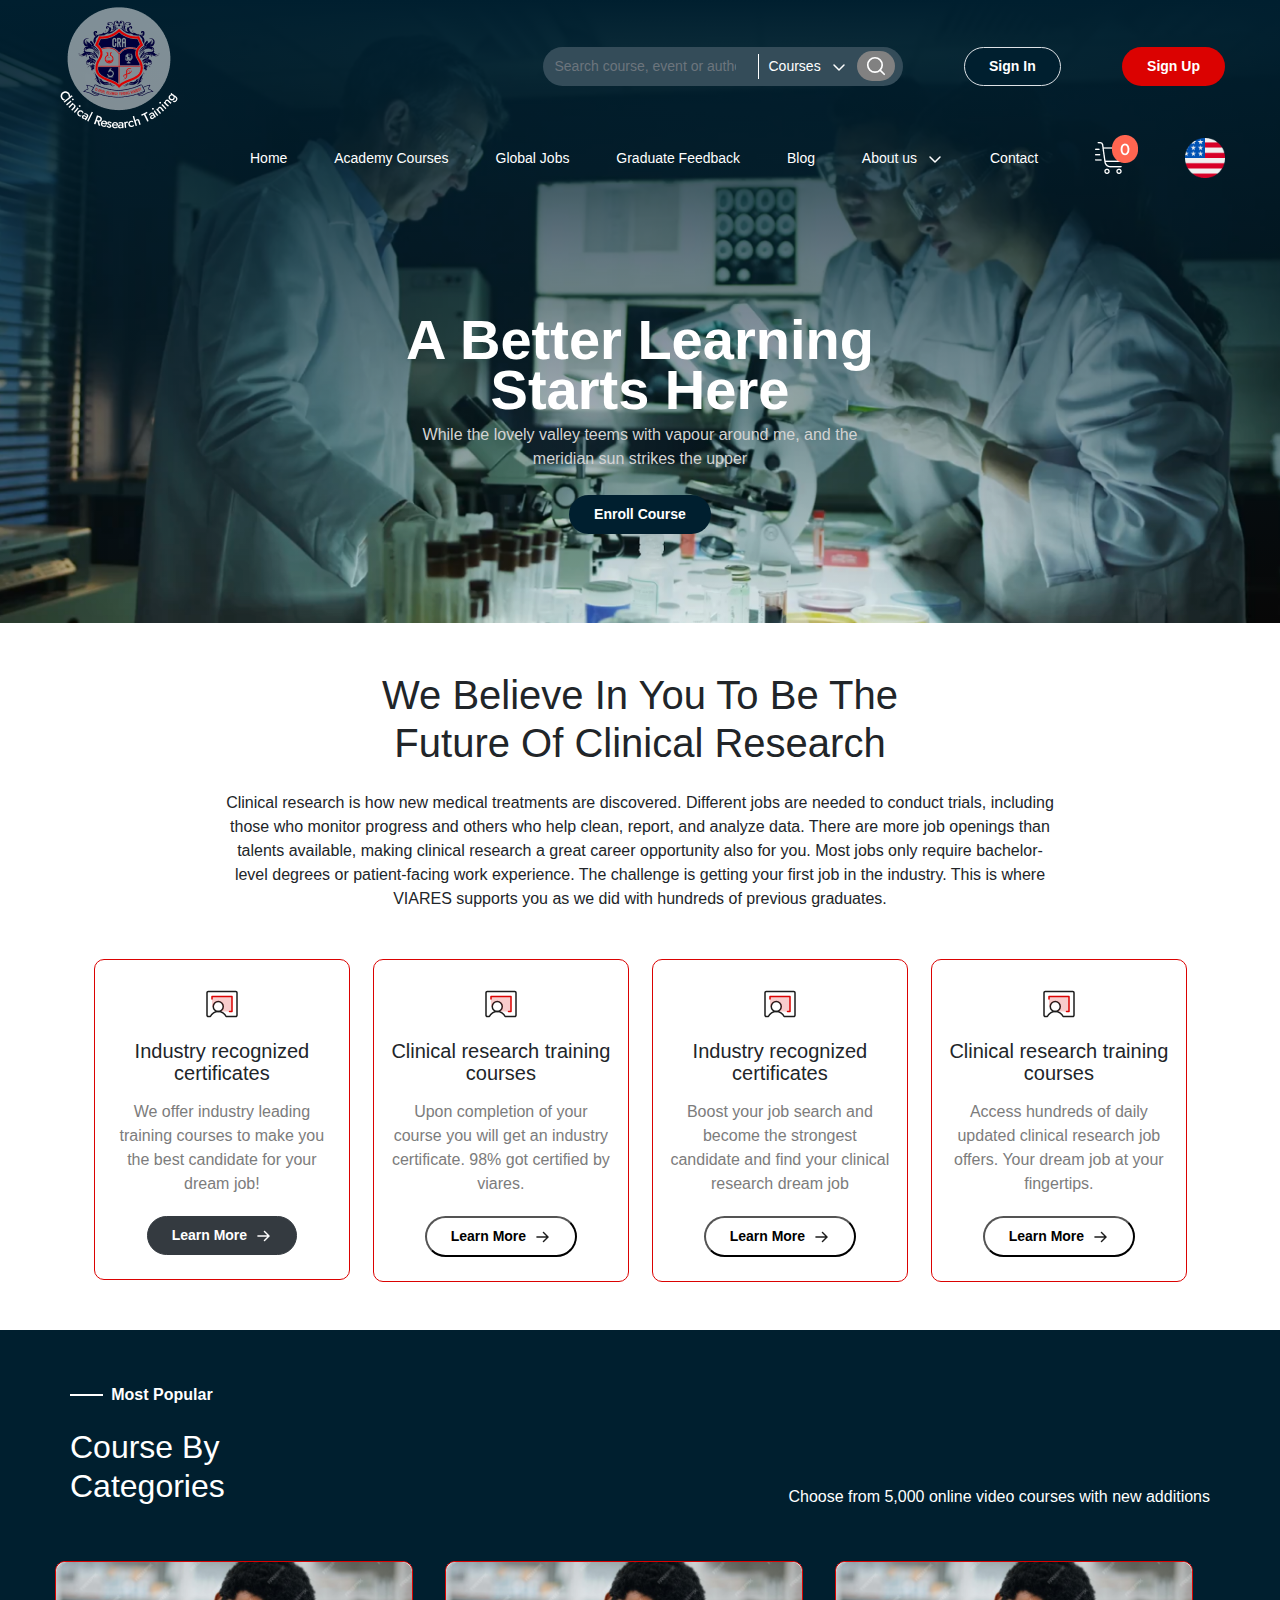
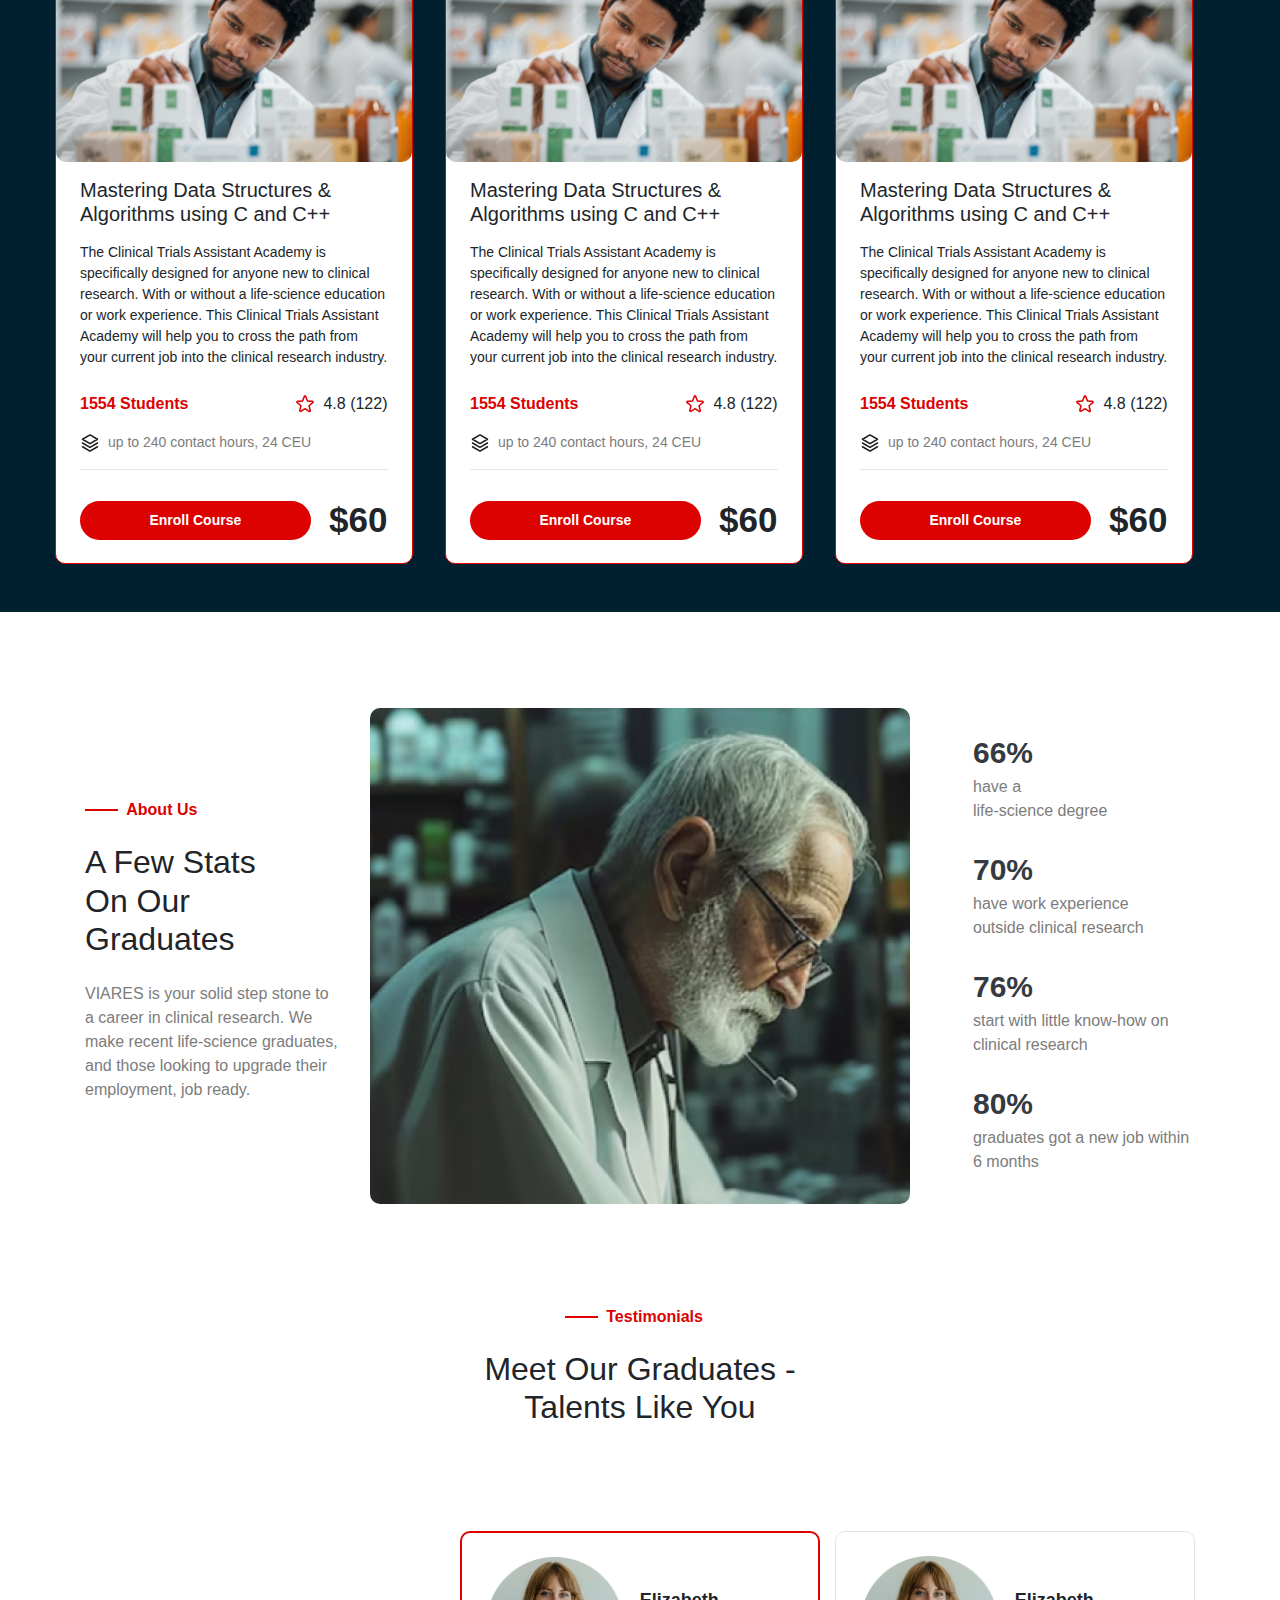
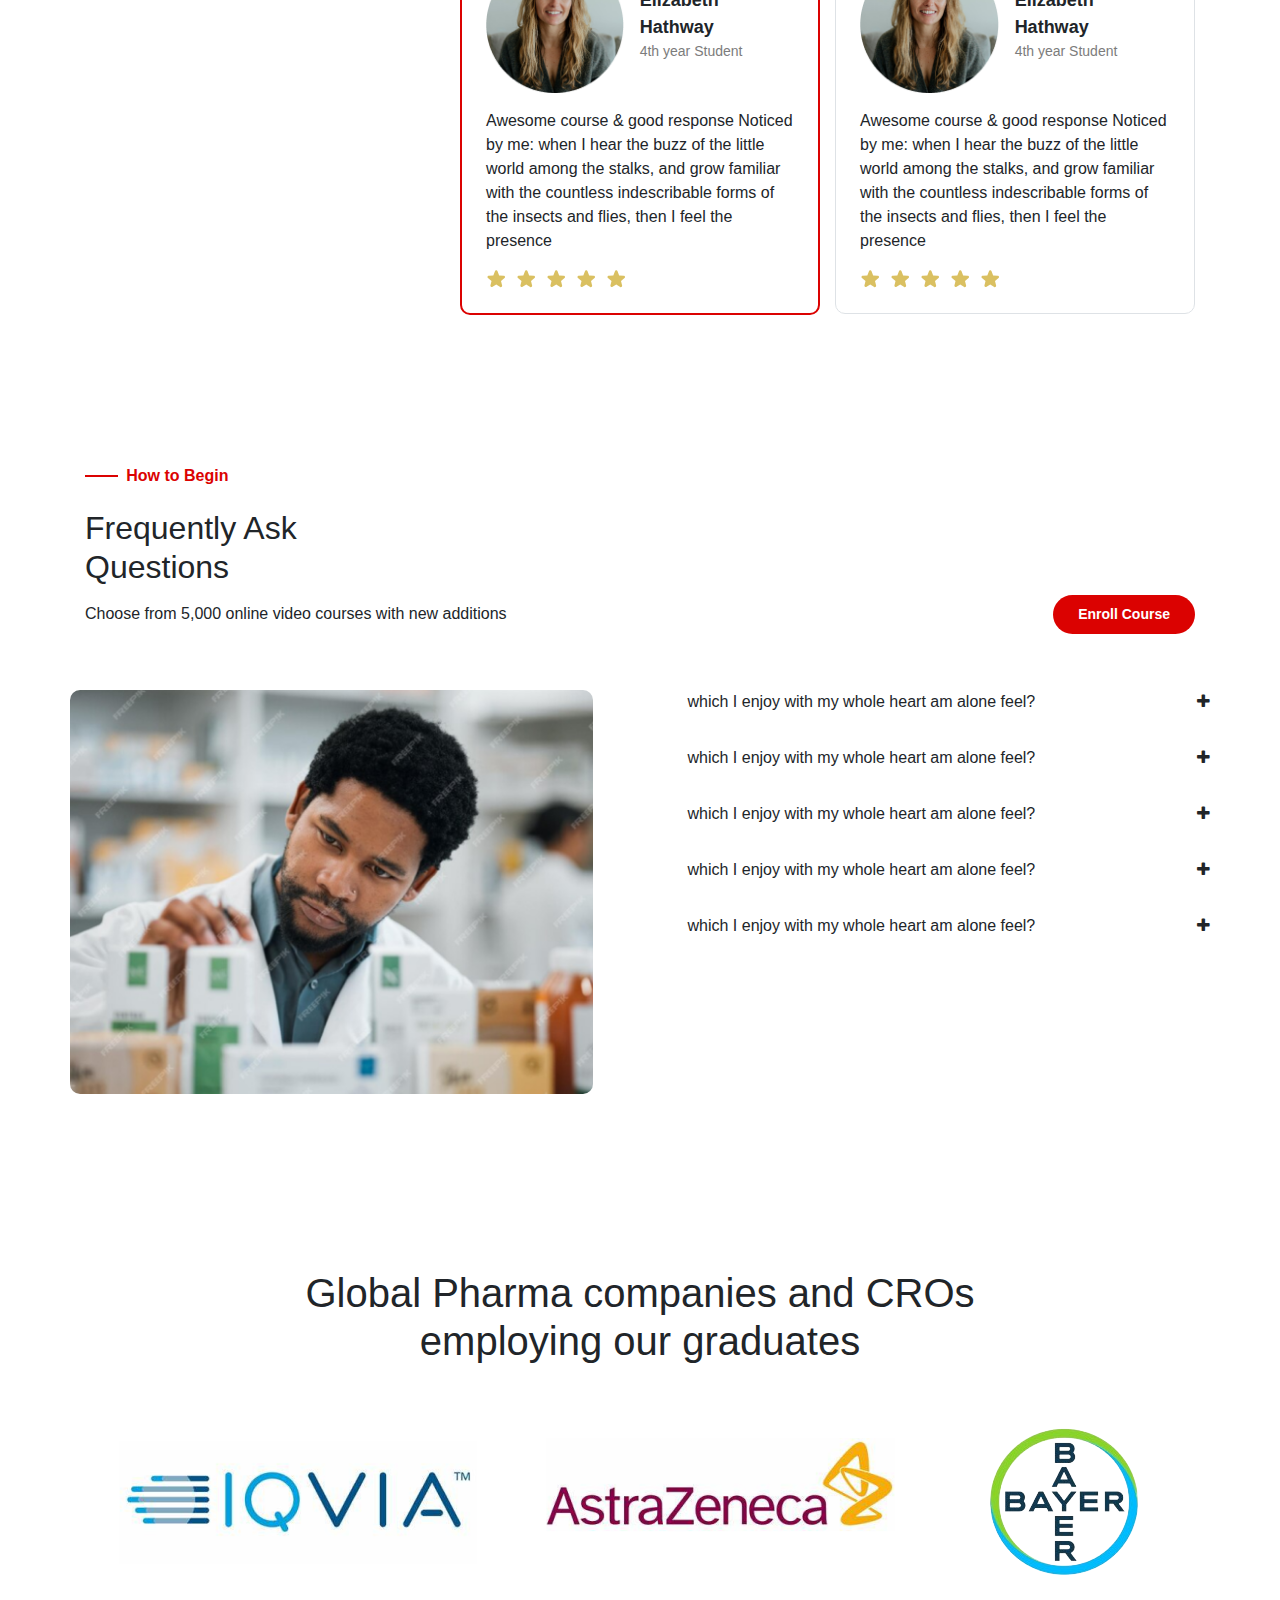
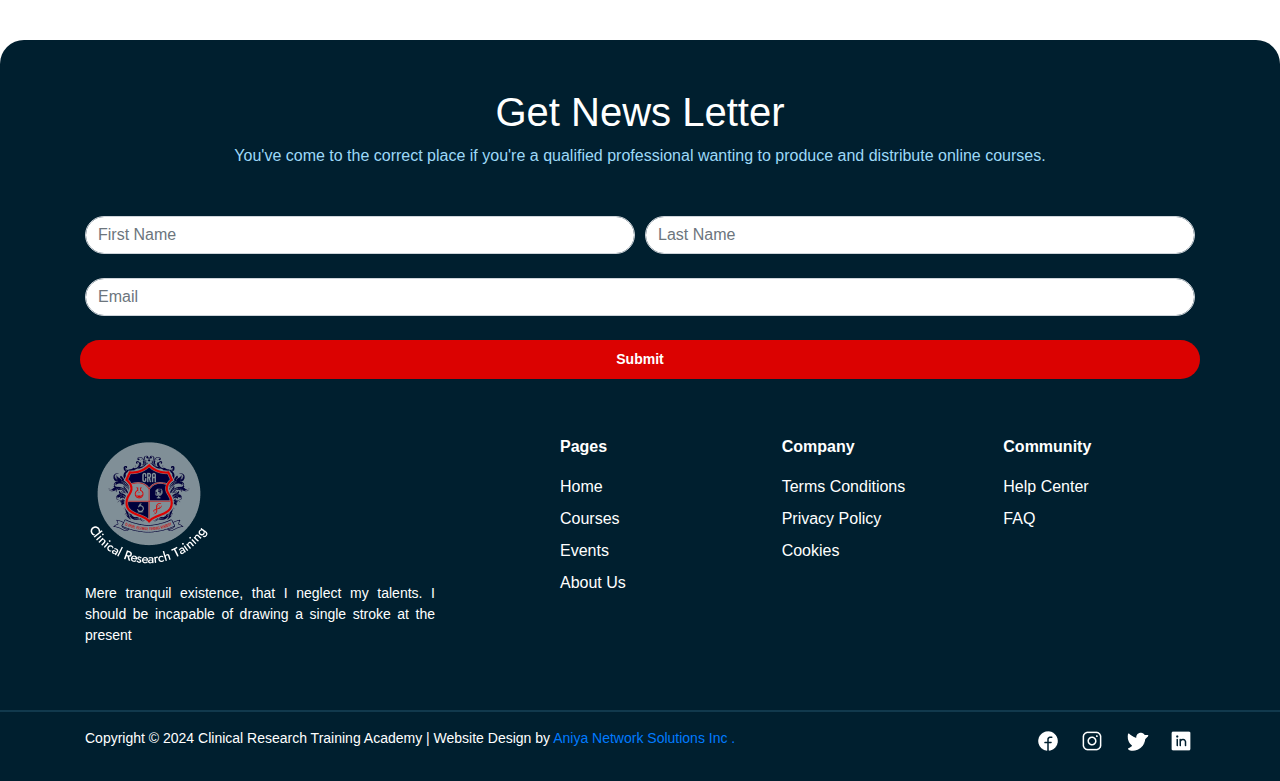
<file: old-index.html>
<!DOCTYPE html>
<html lang="en">
  <head>
    <!-- Required meta tags -->
    <meta charset="utf-8" />
    <meta
      name="viewport"
      content="width=device-width, initial-scale=1, shrink-to-fit=no"
    />
    <!-- font awesome -->
    <link
      rel="stylesheet"
      href="https://cdnjs.cloudflare.com/ajax/libs/font-awesome/4.7.0/css/font-awesome.min.css"
    />
    <link
      rel="stylesheet"
      href="https://cdn.jsdelivr.net/npm/swiper@11/swiper-bundle.min.css"
    />

    <!-- Bootstrap CSS -->
    <link
      rel="stylesheet"
      href="https://cdn.jsdelivr.net/npm/bootstrap@4.0.0/dist/css/bootstrap.min.css"
      integrity="sha384-Gn5384xqQ1aoWXA+058RXPxPg6fy4IWvTNh0E263XmFcJlSAwiGgFAW/dAiS6JXm"
      crossorigin="anonymous"
    />

    <title>CRT LMS</title>
    <script
      src="https://code.jquery.com/jquery-3.2.1.slim.min.js"
      integrity="sha384-KJ3o2DKtIkvYIK3UENzmM7KCkRr/rE9/Qpg6aAZGJwFDMVNA/GpGFF93hXpG5KkN"
      crossorigin="anonymous"
    ></script>
    <script
      src="https://cdn.jsdelivr.net/npm/popper.js@1.12.9/dist/umd/popper.min.js"
      integrity="sha384-ApNbgh9B+Y1QKtv3Rn7W3mgPxhU9K/ScQsAP7hUibX39j7fakFPskvXusvfa0b4Q"
      crossorigin="anonymous"
    ></script>
    <script
      src="https://cdn.jsdelivr.net/npm/bootstrap@4.0.0/dist/js/bootstrap.min.js"
      integrity="sha384-JZR6Spejh4U02d8jOt6vLEHfe/JQGiRRSQQxSfFWpi1MquVdAyjUar5+76PVCmYl"
      crossorigin="anonymous"
    ></script>
    <script>
      const testimonialSlider = document.querySelector(".testimonial-slider");
      const testimonialSlideTrack = document.querySelector(
        ".testimonial-slide-track"
      );
      const testimonialSlides = document.querySelectorAll(".testimonial-slide");

      testimonialSlider.addEventListener("transitionend", () => {
        // Check if the transition has ended
        if (testimonialSlides[0].classList.contains("active")) {
          // Clone the first set of testimonial slides and append them to the end
          const clonedSlides = Array.from(testimonialSlides).map((slide) =>
            slide.cloneNode(true)
          );
          clonedSlides.forEach((slide) =>
            testimonialSlideTrack.appendChild(slide)
          );
        }
      });
    </script>

    <link rel="stylesheet" href="styles.css" />
  </head>

  <body>
    <!-- ================================ nav ===================================== -->
    <header class="container bg-white position-relative p-0">
      <nav class="p-0">
        <div class="row align-items-center p-0">
          <!-- top -->
          <div class="col-5 p-0">
            <img src="/assets/logo.png" alt="" />
          </div>
          <div class="col-7 p-0">
            <div class="d-flex justify-content-between searchContainer p-0">
              <div
                class="bg-lightblue searchContainer align-items-center rounded-xl"
              >
                <input
                  type="text"
                  class="form-control bg-transparent border-0 rounded-xl text-white text-sm"
                  placeholder="Search course, event or author"
                />
                <div style="width: 1px; height: 25px" class="bg-white"></div>

                <div
                  class="py-2 bg-transparent font-medium text-white text-sm d-flex align-items-center gap-sm"
                  style="cursor: pointer"
                >
                  <span>Courses</span
                  ><span><img src="/assets//CaretDown.svg" alt="" /></span>
                </div>

                <div
                  class="bg-gray-500 d-flex rounded-xl px-2 py-1 align-items-center justify-content-center mr-2"
                  style="cursor: pointer"
                >
                  <img
                    src="/assets/Search.svg"
                    alt=""
                    style="width: 22px; height: 22px"
                  />
                </div>
              </div>

              <button class="button px-4 py-2 btn bg-blue border text-white">
                <span>Sign In</span>
              </button>

              <button class="button px-4 py-2 btn bg-red text-white">
                <span>Sign Up</span>
              </button>
            </div>
          </div>

          <!--  bottom-->
          <div class="col-10 ml-auto p-0">
            <ul
              class="bottom-nav w-100 p-0 m-0 font-medium text-white text-sm"
              style="list-style-type: none"
            >
              <li>
                <a href="" class="text-white">Home</a>
              </li>
              <li>
                <a href="" class="text-white">Academy Courses</a>
              </li>
              <li>
                <a href="" class="text-white">Global Jobs</a>
              </li>
              <li>
                <a href="" class="text-white">Graduate Feedback</a>
              </li>
              <li>
                <a href="" class="text-white">Blog</a>
              </li>
              <li>
                <a href="" class="text-white d-flex gap-sm align-items-center"
                  >About us
                  <span><img src="/assets/CaretDown.svg" alt="" /></span
                ></a>
              </li>
              <li>
                <a href="" class="text-white">Contact</a>
              </li>

              <li>
                <a href=""><img src="/assets/Cart.png" alt="" /></a>
              </li>
              <li>
                <a href="">
                  <img
                    src="/assets/country.png"
                    alt=""
                    style="width: 40px; height: 40px"
                /></a>
              </li>
            </ul>
          </div>
        </div>
      </nav>
    </header>

    <main>
      <!-- ================================== Hero ============================= -->

      <section class="hero-container">
        <img src="/assets/hero.png" alt="" class="w-100" />
        <!-- <video src="/assets/hero.mov" class="w-100" autoplay loop muted></video> -->
        <div class="overlay">
          <div
            style="
              display: flex;
              justify-content: center;
              align-items: center;
              height: 100%;
            "
          >
            <div class="" style="margin-top: 25vh">
              <h1 class="text-center font-bold display-4 text-white leading-xl">
                A Better Learning <br />
                Starts Here
              </h1>
              <p class="text-gray-200 w-75 mx-auto text-center">
                While the lovely valley teems with vapour around me, and the
                meridian sun strikes the upper
              </p>

              <button
                class="button px-4 py-2 mt-4 btn bg-blue text-white mx-auto"
              >
                <span>Enroll Course</span>
              </button>
            </div>
          </div>
        </div>
      </section>
      <!-- ================================== feature cards ============================= -->

      <section class="container">
        <div class="py-5">
          <h2 class="text-center h1">
            We Believe In You To Be The <br />
            Future Of Clinical Research
          </h2>
          <p class="w-75 mx-auto mt-4 text-center">
            Clinical research is how new medical treatments are discovered.
            Different jobs are needed to conduct trials, including those who
            monitor progress and others who help clean, report, and analyze
            data. There are more job openings than talents available, making
            clinical research a great career opportunity also for you. Most jobs
            only require bachelor-level degrees or patient-facing work
            experience. The challenge is getting your first job in the industry.
            This is where VIARES supports you as we did with hundreds of
            previous graduates.
          </p>

          <div class="mt-5">
            <div class="row pl-4">
              <!-- card no 1 -->
              <div class="col-3">
                <div class="row">
                  <div class="col-11 px-3 py-4 mr-4 feature-card card-border">
                    <div class="d-flex justify-content-center">
                      <img
                        src="/assets//ChalkboardTeacher.svg"
                        alt=""
                        class="mx-auto"
                      />
                    </div>
                    <p class="text-center leading-sm mt-3">
                      Industry recognized certificates
                    </p>
                    <p class="text-gray text-lg text-center">
                      We offer industry leading training courses to make you the
                      best candidate for your dream job!
                    </p>

                    <div class="d-flex justify-content-center">
                      <button class="button px-4 py-2 mt-1 btn btn-dark">
                        <span>Learn More</span>
                        <img src="/assets/ArrowRight-white.png" alt="" />
                      </button>
                    </div>
                  </div>
                </div>
              </div>
              <!-- card no 2 -->
              <div class="col-3">
                <div class="row">
                  <div class="col-11 px-3 py-4 mr-4 feature-card card-border">
                    <div class="d-flex justify-content-center">
                      <img
                        src="/assets//ChalkboardTeacher.svg"
                        alt=""
                        class="mx-auto"
                      />
                    </div>
                    <p class="text-center leading-sm mt-3">
                      Clinical research training courses
                    </p>
                    <p class="text-gray text-lg text-center">
                      Upon completion of your course you will get an industry
                      certificate. 98% got certified by viares.
                    </p>

                    <div class="d-flex justify-content-center">
                      <button class="button px-4 py-2 mt-1 bg-white">
                        <span>Learn More</span>
                        <img src="/assets/ArrowRight.png" alt="" />
                      </button>
                    </div>
                  </div>
                </div>
              </div>
              <!-- card no 3 -->
              <div class="col-3">
                <div class="row">
                  <div class="col-11 px-3 py-4 mr-4 feature-card card-border">
                    <div class="d-flex justify-content-center">
                      <img
                        src="/assets//ChalkboardTeacher.svg"
                        alt=""
                        class="mx-auto"
                      />
                    </div>
                    <p class="text-center leading-sm mt-3">
                      Industry recognized certificates
                    </p>
                    <p class="text-gray text-lg text-center">
                      Boost your job search and become the strongest candidate
                      and find your clinical research dream job
                    </p>

                    <div class="d-flex justify-content-center">
                      <button class="button px-4 py-2 mt-1 bg-white">
                        <span>Learn More</span>
                        <img src="/assets/ArrowRight.png" alt="" />
                      </button>
                    </div>
                  </div>
                </div>
              </div>
              <!-- card no 4 -->
              <div class="col-3">
                <div class="row">
                  <div class="col-11 px-3 py-4 feature-card card-border">
                    <div class="d-flex justify-content-center">
                      <img
                        src="/assets//ChalkboardTeacher.svg"
                        alt=""
                        class="mx-auto"
                      />
                    </div>
                    <p class="text-center leading-sm mt-3">
                      Clinical research training courses
                    </p>
                    <p class="text-gray text-lg text-center">
                      Access hundreds of daily updated clinical research job
                      offers. Your dream job at your fingertips.
                    </p>

                    <div class="d-flex justify-content-center">
                      <button class="button px-4 py-2 mt-1 bg-white">
                        <span>Learn More</span>
                        <img src="/assets/ArrowRight.png" alt="" />
                      </button>
                    </div>
                  </div>
                </div>
              </div>
            </div>
          </div>
        </div>
      </section>

      <!-- ====================================== course by categories============================== -->
      <section class="bg-blue">
        <div class="py-5 container p-0">
          <!-- top -->
          <div class="d-flex text-white">
            <div class="d-flex flex-column w-50">
              <div class="d-flex align-items-center" style="width: 150px">
                <hr style="width: 23%; border: 1px solid white" class="p-0" />
                <span class="font-semibold ml-2" style="width: 80%">
                  Most Popular</span
                >
              </div>
              <h2 class="mt-3">
                Course By <br />
                Categories
              </h2>
            </div>
            <div class="w-50 d-flex align-items-end justify-content-end">
              <p class="text-center mb-1">
                Choose from 5,000 online video courses with new additions
              </p>
            </div>
          </div>

          <!-- cards -->
          <div class="row mt-5">
            <!-- card one -->
            <div class="col-4 justify-content-start p-0">
              <div
                class="col-11 card-border rounded-lg p-0 bg-white position-relative justify-content-between"
              >
                <img
                  src="/assets/courses/one.png"
                  alt=""
                  class="rounded-lg w-100"
                />

                <div class="pt-3 pb-2 px-4">
                  <h5>
                    Mastering Data Structures & Algorithms using C and C++
                  </h5>
                  <p class="text-sm mt-3">
                    The Clinical Trials Assistant Academy is specifically
                    designed for anyone new to clinical research. With or
                    without a life-science education or work experience. This
                    Clinical Trials Assistant Academy will help you to cross the
                    path from your current job into the clinical research
                    industry.
                  </p>
                </div>

                <div class="px-4">
                  <div
                    class="d-flex align-items-center justify-content-between m-0 p-0"
                  >
                    <p class="text-red font-semibold m-0">1554 Students</p>
                    <div class="d-flex align-items-center">
                      <img src="/assets/Star-outline.png" alt="" />
                      <p class="m-0 ml-2">4.8 (122)</p>
                    </div>
                  </div>
                  <div class="d-flex align-items-center mt-3">
                    <img src="/assets/Stack.svg" alt="" />
                    <p class="m-0 ml-2 text-gray font-medium text-sm">
                      up to 240 contact hours, 24 CEU
                    </p>
                  </div>

                  <hr />

                  <div
                    class="d-flex justify-content-between align-items-center pt-2 pb-3"
                  >
                    <button
                      class="rounded-xl w-75 font-semibold text-sm px-4 py-2 btn bg-red text-white"
                    >
                      <span>Enroll Course</span>
                    </button>
                    <p class="font-semibold text-3xl m-0">$60</p>
                  </div>
                </div>
              </div>
            </div>
            <!-- card two -->
            <div class="col-4 justify-content-start p-0">
              <div
                class="col-11 card-border rounded-lg p-0 bg-white position-relative justify-content-between"
              >
                <img
                  src="/assets/courses/one.png"
                  alt=""
                  class="rounded-lg w-100"
                />

                <div class="pt-3 pb-2 px-4">
                  <h5>
                    Mastering Data Structures & Algorithms using C and C++
                  </h5>
                  <p class="text-sm mt-3">
                    The Clinical Trials Assistant Academy is specifically
                    designed for anyone new to clinical research. With or
                    without a life-science education or work experience. This
                    Clinical Trials Assistant Academy will help you to cross the
                    path from your current job into the clinical research
                    industry.
                  </p>
                </div>

                <div class="px-4">
                  <div
                    class="d-flex align-items-center justify-content-between m-0 p-0"
                  >
                    <p class="text-red font-semibold m-0">1554 Students</p>
                    <div class="d-flex align-items-center">
                      <img src="/assets/Star-outline.png" alt="" />
                      <p class="m-0 ml-2">4.8 (122)</p>
                    </div>
                  </div>
                  <div class="d-flex align-items-center mt-3">
                    <img src="/assets/Stack.svg" alt="" />
                    <p class="m-0 ml-2 text-gray font-medium text-sm">
                      up to 240 contact hours, 24 CEU
                    </p>
                  </div>

                  <hr />

                  <div
                    class="d-flex justify-content-between align-items-center pt-2 pb-3"
                  >
                    <button
                      class="rounded-xl w-75 font-semibold text-sm px-4 py-2 btn bg-red text-white"
                    >
                      <span>Enroll Course</span>
                    </button>
                    <p class="font-semibold text-3xl m-0">$60</p>
                  </div>
                </div>
              </div>
            </div>
            <!-- card three -->
            <div class="col-4 justify-content-start p-0">
              <div
                class="col-11 card-border rounded-lg p-0 bg-white position-relative justify-content-between"
              >
                <img
                  src="/assets/courses/one.png"
                  alt=""
                  class="rounded-lg w-100"
                />

                <div class="pt-3 pb-2 px-4">
                  <h5>
                    Mastering Data Structures & Algorithms using C and C++
                  </h5>
                  <p class="text-sm mt-3">
                    The Clinical Trials Assistant Academy is specifically
                    designed for anyone new to clinical research. With or
                    without a life-science education or work experience. This
                    Clinical Trials Assistant Academy will help you to cross the
                    path from your current job into the clinical research
                    industry.
                  </p>
                </div>

                <div class="px-4">
                  <div
                    class="d-flex align-items-center justify-content-between m-0 p-0"
                  >
                    <p class="text-red font-semibold m-0">1554 Students</p>
                    <div class="d-flex align-items-center">
                      <img src="/assets/Star-outline.png" alt="" />
                      <p class="m-0 ml-2">4.8 (122)</p>
                    </div>
                  </div>
                  <div class="d-flex align-items-center mt-3">
                    <img src="/assets/Stack.svg" alt="" />
                    <p class="m-0 ml-2 text-gray font-medium text-sm">
                      up to 240 contact hours, 24 CEU
                    </p>
                  </div>

                  <hr />

                  <div
                    class="d-flex justify-content-between align-items-center pt-2 pb-3"
                  >
                    <button
                      class="rounded-xl w-75 font-semibold text-sm px-4 py-2 btn bg-red text-white"
                    >
                      <span>Enroll Course</span>
                    </button>
                    <p class="font-semibold text-3xl m-0">$60</p>
                  </div>
                </div>
              </div>
            </div>
          </div>
        </div>
      </section>

      <!-- ====================================== graduate stats============================== -->
      <section class="container py-5">
        <div class="row mt-5 align-items-center">
          <!-- cards -->

          <!-- left card -->
          <div class="col-3">
            <div class="d-flex">
              <div class="d-flex flex-column">
                <div
                  class="d-flex align-items-center text-red"
                  style="width: 150px"
                >
                  <hr
                    style="width: 23%; border: 1px solid #db0201"
                    class="p-0"
                  />
                  <span class="font-semibold ml-2" style="width: 80%">
                    About Us</span
                  >
                </div>

                <h2 class="mt-3">
                  A Few Stats <br />
                  On Our <br />Graduates
                </h2>
                <p class="text-gray mt-3">
                  VIARES is your solid step stone to a career in clinical
                  research. We make recent life-science graduates, and those
                  looking to upgrade their employment, job ready.
                </p>
              </div>
            </div>
          </div>

          <!-- middle card -->
          <div class="col-6">
            <img
              src="/assets/old-person.png"
              alt=""
              class="w-100 rounded-lg h-75"
            />
          </div>

          <!-- right card -->
          <div class="col-3 d-flex flex-column text-gray pl-5">
            <div class="mt-2">
              <div><span class="text-2xl font-bold text-dark">66%</span></div>
              <p>
                <span
                  >have a <br />
                  life-science degree</span
                >
              </p>
            </div>

            <div class="mt-2">
              <div><span class="text-2xl font-bold text-dark">70%</span></div>
              <p>
                have work experience <br />
                outside clinical research
              </p>
            </div>

            <div class="mt-2">
              <div><span class="text-2xl font-bold text-dark">76%</span></div>
              <p>
                <span
                  >start with little know-how on <br />
                  clinical research
                </span>
              </p>
            </div>

            <div class="mt-2">
              <div><span class="text-2xl font-bold text-dark">80%</span></div>
              <p>
                <span> graduates got a new job within 6 months </span>
              </p>
            </div>
          </div>
        </div>
      </section>

      <!-- ====================================== testimonials============================== -->

      <section class="container py-5">
        <!-- top -->
        <div class="d-flex flex-column align-items-center">
          <div
            class="d-flex align-items-center justify-content-center text-red"
            style="width: 150px"
          >
            <hr style="width: 23%; border: 1px solid #db0201" class="p-0" />
            <span class="font-semibold ml-2" style="width: 80%">
              Testimonials</span
            >
          </div>
          <h2 class="mt-3 text-center">
            Meet Our Graduates - <br />
            Talents Like You
          </h2>
        </div>

        <!-- slides -->
        <div class="swiper mySwiper my-5 pt-5">
          <div class="swiper-wrapper">
            <!-- slide one -->
            <div class="swiper-slide p-4 rounded-lg border">
              <div>
                <div class="d-flex align-items-center">
                  <div>
                    <img src="/assets/Avatar.png" alt="" />
                  </div>
                  <div class="p-0 text-left ml-3">
                    <p class="p-0 m-0 font-semibold">Elizabeth Hathway</p>
                    <p class="p-0 m-0 text-sm text-gray">4th year Student</p>
                  </div>
                </div>
                <p class="text-left mt-3 text-lg">
                  Awesome course & good response Noticed by me: when I hear the
                  buzz of the little world among the stalks, and grow familiar
                  with the countless indescribable forms of the insects and
                  flies, then I feel the presence
                </p>
                <div class="d-flex align-items-center" style="gap: 10px">
                  <img
                    src="/assets/Star.svg"
                    alt=""
                    style="width: 20px; height: 20px"
                  />
                  <img
                    src="/assets/Star.svg"
                    alt=""
                    style="width: 20px; height: 20px"
                  />
                  <img
                    src="/assets/Star.svg"
                    alt=""
                    style="width: 20px; height: 20px"
                  />
                  <img
                    src="/assets/Star.svg"
                    alt=""
                    style="width: 20px; height: 20px"
                  />
                  <img
                    src="/assets/Star.svg"
                    alt=""
                    style="width: 20px; height: 20px"
                  />
                </div>
              </div>
            </div>
            <!-- slide two -->
            <div class="swiper-slide p-4 border rounded-lg">
              <div>
                <div class="d-flex align-items-center">
                  <div>
                    <img src="/assets/Avatar.png" alt="" />
                  </div>
                  <div class="p-0 text-left ml-3">
                    <p class="p-0 m-0 font-semibold">Elizabeth Hathway</p>
                    <p class="p-0 m-0 text-sm text-gray">4th year Student</p>
                  </div>
                </div>
                <p class="text-left mt-3 text-lg">
                  Awesome course & good response Noticed by me: when I hear the
                  buzz of the little world among the stalks, and grow familiar
                  with the countless indescribable forms of the insects and
                  flies, then I feel the presence
                </p>
                <div class="d-flex align-items-center" style="gap: 10px">
                  <img
                    src="/assets/Star.svg"
                    alt=""
                    style="width: 20px; height: 20px"
                  />
                  <img
                    src="/assets/Star.svg"
                    alt=""
                    style="width: 20px; height: 20px"
                  />
                  <img
                    src="/assets/Star.svg"
                    alt=""
                    style="width: 20px; height: 20px"
                  />
                  <img
                    src="/assets/Star.svg"
                    alt=""
                    style="width: 20px; height: 20px"
                  />
                  <img
                    src="/assets/Star.svg"
                    alt=""
                    style="width: 20px; height: 20px"
                  />
                </div>
              </div>
            </div>
            <!-- slide three -->
            <div class="swiper-slide p-4 rounded-lg border">
              <div>
                <div class="d-flex align-items-center">
                  <div>
                    <img src="/assets/Avatar.png" alt="" />
                  </div>
                  <div class="p-0 text-left ml-3">
                    <p class="p-0 m-0 font-semibold">Elizabeth Hathway</p>
                    <p class="p-0 m-0 text-sm text-gray">4th year Student</p>
                  </div>
                </div>
                <p class="text-left mt-3 text-lg">
                  Awesome course & good response Noticed by me: when I hear the
                  buzz of the little world among the stalks, and grow familiar
                  with the countless indescribable forms of the insects and
                  flies, then I feel the presence
                </p>
                <div class="d-flex align-items-center" style="gap: 10px">
                  <img
                    src="/assets/Star.svg"
                    alt=""
                    style="width: 20px; height: 20px"
                  />
                  <img
                    src="/assets/Star.svg"
                    alt=""
                    style="width: 20px; height: 20px"
                  />
                  <img
                    src="/assets/Star.svg"
                    alt=""
                    style="width: 20px; height: 20px"
                  />
                  <img
                    src="/assets/Star.svg"
                    alt=""
                    style="width: 20px; height: 20px"
                  />
                  <img
                    src="/assets/Star.svg"
                    alt=""
                    style="width: 20px; height: 20px"
                  />
                </div>
              </div>
            </div>
            <!-- slide four -->
            <div class="swiper-slide p-4 rounded-lg border">
              <div>
                <div class="d-flex align-items-center">
                  <div>
                    <img src="/assets/Avatar.png" alt="" />
                  </div>
                  <div class="p-0 text-left ml-3">
                    <p class="p-0 m-0 font-semibold">Elizabeth Hathway</p>
                    <p class="p-0 m-0 text-sm text-gray">4th year Student</p>
                  </div>
                </div>
                <p class="text-left mt-3 text-lg">
                  Awesome course & good response Noticed by me: when I hear the
                  buzz of the little world among the stalks, and grow familiar
                  with the countless indescribable forms of the insects and
                  flies, then I feel the presence
                </p>
                <div class="d-flex align-items-center" style="gap: 10px">
                  <img
                    src="/assets/Star.svg"
                    alt=""
                    style="width: 20px; height: 20px"
                  />
                  <img
                    src="/assets/Star.svg"
                    alt=""
                    style="width: 20px; height: 20px"
                  />
                  <img
                    src="/assets/Star.svg"
                    alt=""
                    style="width: 20px; height: 20px"
                  />
                  <img
                    src="/assets/Star.svg"
                    alt=""
                    style="width: 20px; height: 20px"
                  />
                  <img
                    src="/assets/Star.svg"
                    alt=""
                    style="width: 20px; height: 20px"
                  />
                </div>
              </div>
            </div>
            <!-- slide five -->
            <div class="swiper-slide p-4 rounded-lg border">
              <div>
                <div class="d-flex align-items-center">
                  <div>
                    <img src="/assets/Avatar.png" alt="" />
                  </div>
                  <div class="p-0 text-left ml-3">
                    <p class="p-0 m-0 font-semibold">Elizabeth Hathway</p>
                    <p class="p-0 m-0 text-sm text-gray">4th year Student</p>
                  </div>
                </div>
                <p class="text-left mt-3 text-lg">
                  Awesome course & good response Noticed by me: when I hear the
                  buzz of the little world among the stalks, and grow familiar
                  with the countless indescribable forms of the insects and
                  flies, then I feel the presence
                </p>
                <div class="d-flex align-items-center" style="gap: 10px">
                  <img
                    src="/assets/Star.svg"
                    alt=""
                    style="width: 20px; height: 20px"
                  />
                  <img
                    src="/assets/Star.svg"
                    alt=""
                    style="width: 20px; height: 20px"
                  />
                  <img
                    src="/assets/Star.svg"
                    alt=""
                    style="width: 20px; height: 20px"
                  />
                  <img
                    src="/assets/Star.svg"
                    alt=""
                    style="width: 20px; height: 20px"
                  />
                  <img
                    src="/assets/Star.svg"
                    alt=""
                    style="width: 20px; height: 20px"
                  />
                </div>
              </div>
            </div>
          </div>
        </div>
      </section>

      <!-- ====================================== FAQ ===================================== -->
      <section class="container py-5" style="min-height: 90vh">
        <!-- top -->
        <div class="d-flex align-items-end">
          <div class="d-flex flex-column w-50">
            <div
              class="d-flex align-items-center text-red"
              style="width: 150px"
            >
              <hr style="width: 23%; border: 1px solid #db0201" class="p-0" />
              <span class="font-semibold ml-2" style="width: 80%">
                How to Begin</span
              >
            </div>
            <h2 class="mt-3">
              Frequently Ask <br />
              Questions
            </h2>
            <p class="text-gra mt-2">
              Choose from 5,000 online video courses with new additions
            </p>
          </div>
          <div class="w-50 d-flex align-items-end justify-content-end">
            <button class="button px-4 py-2 mb-2 btn bg-red text-white">
              <span>Enroll Course</span>
            </button>
          </div>
        </div>

        <!-- faq -->
        <div class="row mt-5">
          <!-- left -->
          <div class="col-6 p-0">
            <div class="col-11 p-0">
              <img src="/assets/faq.png" alt="" class="w-100 rounded-lg" />
            </div>
          </div>

          <!-- right -->
          <div class="col-6 p-0">
            <div class="col-11 p-0 ml-auto">
              <div id="accordion" class="p-0">
                <div class="card border-0 mb-0">
                  <!-- q1 -->
                  <div class="pb-3">
                    <div
                      class="collapsed p-0 border-0"
                      style="cursor: pointer"
                      data-toggle="collapse"
                      href="#collapseOne"
                    >
                      <div
                        class="d-flex align-items-center justify-content-between"
                      >
                        <p class="font-medium">
                          which I enjoy with my whole heart am alone feel?
                        </p>
                        <p class="">
                          <i
                            class="arrow fa"
                            aria-hidden="true"
                            class="border"
                          ></i>
                        </p>
                      </div>
                    </div>
                    <div
                      id="collapseOne"
                      class="card-body collapse border-bottom"
                      data-parent="#accordion"
                    >
                      <p class="text-sm text-gray">
                        Ranquil existence, that I neglect my talents. I should
                        be incapable of drawing a single stroke at the present
                        moment; and yet I feel that was a greater artist than
                        now. When, while the lovely valley with vapour around
                        me, and the meridian.
                      </p>
                    </div>
                  </div>

                  <!-- q2 -->
                  <div class="pb-3">
                    <div
                      class="collapsed p-0 border-0"
                      style="cursor: pointer"
                      data-toggle="collapse"
                      href="#collapseTwo"
                    >
                      <div
                        class="d-flex align-items-center justify-content-between"
                      >
                        <p class="font-medium">
                          which I enjoy with my whole heart am alone feel?
                        </p>
                        <p class="">
                          <i
                            class="arrow fa"
                            aria-hidden="true"
                            class="border"
                          ></i>
                        </p>
                      </div>
                    </div>
                    <div
                      id="collapseTwo"
                      class="card-body collapse border-bottom"
                      data-parent="#accordion"
                    >
                      <p class="text-sm text-gray">
                        Ranquil existence, that I neglect my talents. I should
                        be incapable of drawing a single stroke at the present
                        moment; and yet I feel that was a greater artist than
                        now. When, while the lovely valley with vapour around
                        me, and the meridian.
                      </p>
                    </div>
                  </div>

                  <!-- q3 -->
                  <div class="pb-3">
                    <div
                      class="collapsed p-0 border-0"
                      style="cursor: pointer"
                      data-toggle="collapse"
                      href="#collapseThree"
                    >
                      <div
                        class="d-flex align-items-center justify-content-between"
                      >
                        <p class="font-medium">
                          which I enjoy with my whole heart am alone feel?
                        </p>
                        <p class="">
                          <i
                            class="arrow fa"
                            aria-hidden="true"
                            class="border"
                          ></i>
                        </p>
                      </div>
                    </div>
                    <div
                      id="collapseThree"
                      class="card-body collapse border-bottom"
                      data-parent="#accordion"
                    >
                      <p class="text-sm text-gray">
                        Ranquil existence, that I neglect my talents. I should
                        be incapable of drawing a single stroke at the present
                        moment; and yet I feel that was a greater artist than
                        now. When, while the lovely valley with vapour around
                        me, and the meridian.
                      </p>
                    </div>
                  </div>

                  <!-- q3 -->
                  <div class="pb-3">
                    <div
                      class="collapsed p-0 border-0"
                      style="cursor: pointer"
                      data-toggle="collapse"
                      href="#collapseFour"
                    >
                      <div
                        class="d-flex align-items-center justify-content-between"
                      >
                        <p class="font-medium">
                          which I enjoy with my whole heart am alone feel?
                        </p>
                        <p class="">
                          <i
                            class="arrow fa"
                            aria-hidden="true"
                            class="border"
                          ></i>
                        </p>
                      </div>
                    </div>
                    <div
                      id="collapseFour"
                      class="card-body collapse border-bottom"
                      data-parent="#accordion"
                    >
                      <p class="text-sm text-gray">
                        Ranquil existence, that I neglect my talents. I should
                        be incapable of drawing a single stroke at the present
                        moment; and yet I feel that was a greater artist than
                        now. When, while the lovely valley with vapour around
                        me, and the meridian.
                      </p>
                    </div>
                  </div>

                  <!-- q5 -->
                  <div class="pb-3">
                    <div
                      class="collapsed p-0 border-0"
                      style="cursor: pointer"
                      data-toggle="collapse"
                      href="#collapseFive"
                    >
                      <div
                        class="d-flex align-items-center justify-content-between"
                      >
                        <p class="font-medium">
                          which I enjoy with my whole heart am alone feel?
                        </p>
                        <p class="">
                          <i
                            class="arrow fa"
                            aria-hidden="true"
                            class="border"
                          ></i>
                        </p>
                      </div>
                    </div>
                    <div
                      id="collapseFive"
                      class="card-body collapse border-bottom"
                      data-parent="#accordion"
                    >
                      <p class="text-sm text-gray">
                        Ranquil existence, that I neglect my talents. I should
                        be incapable of drawing a single stroke at the present
                        moment; and yet I feel that was a greater artist than
                        now. When, while the lovely valley with vapour around
                        me, and the meridian.
                      </p>
                    </div>
                  </div>
                </div>
              </div>
            </div>
          </div>
        </div>
      </section>

      <!-- ====================================== brands/partners/sponsors============================== -->

      <section class="container">
        <div class="py-5">
          <h2 class="text-center h1">
            Global Pharma companies and CROs <br />
            employing our graduates
          </h2>

          <div class="d-flex justify-content-around align-items-center mt-5">
            <img src="/assets/one.png" alt="" />
            <img src="/assets/two.png" alt="" />
            <img src="/assets/three.png" alt="" />
          </div>
        </div>
      </section>
    </main>

    <!-- ====================================== footer============================== -->
    <footer class="bg-blue pt-5 pb-3 text-white rounded-t">
      <div class="container">
        <!-- top -->
        <h1 class="text-center display-lg-4 font-medium">Get News Letter</h1>
        <p class="text-center text-lightblue font-medium w-lg-50 mx-auto">
          You've come to the correct place if you're a qualified professional
          wanting to produce and distribute online courses.
        </p>

        <form class="w-lg-50 mx-auto my-5">
          <div class="form-row">
            <div class="col-md-6">
              <input
                type="text"
                class="form-control rounded-xl"
                placeholder="First Name"
              />
            </div>
            <div class="col-md-6 ml-auto">
              <input
                type="text"
                class="form-control rounded-xl"
                placeholder="Last Name"
              />
            </div>
          </div>
          <div class="form-row mt-4">
            <div class="col-md-12 mx-auto">
              <input
                type="text"
                class="form-control rounded-xl"
                placeholder="Email"
              />
            </div>
          </div>

          <div class="form-row mt-4">
            <button
              class="button d-flex justify-content-center w-100 px-4 py-2 mb-2 btn bg-red text-white"
            >
              Submit
            </button>
          </div>
        </form>

        <!-- links -->

        <div class="row justify-content-between my-5">
          <div class="col-12 col-lg-4">
            <img src="/assets/logo.png" alt="" />
            <p class="text-justify mt-3 text-sm">
              Mere tranquil existence, that I neglect my talents. I should be
              incapable of drawing a single stroke at the present
            </p>
          </div>
          <div class="col-12 col-lg-7 row p-0">
            <div class="col-6 col-lg-4 p-0">
              <p class="font-semibold">Pages</p>
              <p class="p-0 my-0 my-2">
                <a href="/" class="text-white">Home</a>
              </p>
              <p class="p-0 my-0 my-2">
                <a href="/" class="text-white">Courses</a>
              </p>
              <p class="p-0 my-0 my-2">
                <a href="/" class="text-white">Events</a>
              </p>
              <p class="p-0 my-0 my-2">
                <a href="/" class="text-white">About Us</a>
              </p>
            </div>

            <div class="col-6 col-lg-4 p-0">
              <p class="font-semibold">Company</p>
              <p class="p-0 my-0 my-2">
                <a href="/" class="text-white">Terms Conditions</a>
              </p>
              <p class="p-0 my-0 my-2">
                <a href="/" class="text-white">Privacy Policy</a>
              </p>
              <p class="p-0 my-0 my-2">
                <a href="/" class="text-white">Cookies</a>
              </p>
            </div>

            <div class="col-6 col-lg-4 p-0">
              <p class="font-semibold">Community</p>
              <p class="p-0 my-0 my-2">
                <a href="/" class="text-white">Help Center</a>
              </p>
              <p class="p-0 my-0 my-2">
                <a href="/" class="text-white">FAQ</a>
              </p>
            </div>
          </div>
        </div>
      </div>

      <hr style="border: 1px solid #11394d" />

      <div class="container">
        <div class="row">
          <!-- left -->
          <div class="col-8">
            <p class="text-sm">
              Copyright © 2024 Clinical Research Training Academy | Website
              Design by
              <a href="https://aniyanetworks.net/" target="_blank"
                >Aniya Network Solutions Inc .</a
              >
            </p>
          </div>

          <!-- right -->

          <div class="col-4 p-0">
            <div class="col-6 p-0 ml-auto">
              <a href=""
                ><img src="/assets/social/FacebookLogo.png" alt="" class="ml-3"
              /></a>
              <a href="#"
                ><img
                  src="/assets/social/InstagramLogo.png"
                  alt=""
                  class="ml-3"
              /></a>
              <a href="#"
                ><img src="/assets/social/TwitterLogo.png" alt="" class="ml-3"
              /></a>
              <a href="#"
                ><img src="/assets/social/LinkedinLogo.png" alt="" class="ml-3"
              /></a>
            </div>
          </div>
        </div>
      </div>
    </footer>

    <script src="https://cdn.jsdelivr.net/npm/swiper@11/swiper-bundle.min.js"></script>

    <!-- Initialize Swiper -->
    <script>
      var swiper = new Swiper(".mySwiper", {
        slidesPerView: 3,
        spaceBetween: 15,
        mousewheel: true,
        centeredSlides: true,
        autoplay: {
          delay: 2500,
          disableOnInteraction: true,
        },
        pagination: {
          el: ".swiper-pagination",
          clickable: true,
        },
        navigation: {
          nextEl: ".swiper-button-next",
          prevEl: ".swiper-button-prev",
        },
      });
    </script>
  </body>
</html>
</file>
<file: styles.css>
/* ===========================nav================================= */
nav {
  position: absolute !important;
  z-index: 100;
  width: 100%;
  left: 50%;
  transform: translateX(-50%);
}

.searchContainer {
  display: flex;
  gap: 10px !important;
}

.form-control:focus {
  box-shadow: 0 0 0 0.2rem rgba(40, 167, 70, 0);
}

.bottom-nav {
  display: flex;
  justify-content: space-between;
  align-items: center;
}
li a:hover {
  text-decoration: none;
  color: #db0201 !important;
}

.sticky-nav {
  display: block !important;
  position: fixed;
  top: 0;
}

.nav-item a {
  color: #fff !important;
}

@media (max-width: 768px) {
  .overlay-content {
    margin-top: 3vh;
  }
}

@media (min-width: 769px) and (max-width: 1024px) {
  .overlay-content {
    margin-top: 12vh;
  }
}

@media (min-width: 1025px) {
  .overlay-content {
    margin-top: 20vh;
  }
}

.custom-background {
  background: #001f2fd0;
  backdrop-filter: blur(30px);
  -webkit-backdrop-filter: blur(30px);
}

/* =========================hero=============================== */
.hero-container {
  max-width: 3000px;
  margin: auto;
  position: relative;
}

@media (max-width: 991px) {
  .hero-margin {
    margin-top: 50px !important;
  }
}

.overlay {
  position: absolute;
  top: 0;
  left: 0;
  z-index: 1;
  width: 100%;
  height: 100%;
  background: linear-gradient(to bottom, #001f2f, rgba(0, 0, 0, 0));
}
.overlay-content {
  margin-top: 10vh;
}
@media (max-width: 768px) {
  .overlay-content {
    margin-top: 3vh;
  }
}

@media (min-width: 769px) and (max-width: 1024px) {
  .overlay-content {
    margin-top: 12vh;
  }
}

@media (min-width: 1025px) {
  .overlay-content {
    margin-top: 20vh;
  }
}

/* ----------------- feature cards----------------------------- */
.feature-card {
  border-radius: 10px;
  font-weight: 500;
  font-size: 20px;
}

.button {
  border-radius: 50px;
  font-size: 14px;
  font-weight: 600;
  display: flex;
  gap: 8px;
  align-items: center;
}

/* ====================================== slider ============================== */

.swiper {
  width: 100%;
  height: 100%;
}

.swiper-slide {
  text-align: center;
  font-size: 18px;
  background: #fff;
  display: flex;
  justify-content: center;
  align-items: center;
  border: 2px solid transparent;
}

.swiper-slide img {
  display: block;
  width: 100%;
  height: 100%;
  object-fit: cover;
}

.swiper-slide.swiper-slide-active {
  border: 2px solid #db0201 !important; /* Add a border to the active (middle) slide */
}

/* ====================================== faq ============================== */

.arrow:before {
  content: "\f068";
  font-family: "FontAwesome";
}

.collapsed .arrow:before {
  content: "\f067";
}

/* ====================================== footer ============================== */
.rounded-t {
  border-top-left-radius: 24px;
  border-top-right-radius: 24px;
}

/* ====================================== common  ============================== */
.card-border {
  border: 1px solid #db0201 !important;
}
/* bg */
.bg-blue {
  background-color: #001f2f;
}
.bg-red {
  background-color: #db0201;
}
.bg-gray-500 {
  background-color: #818181;
}
.bg-lightblue {
  background-color: #344c59;
}
/* font-color */
.text-gray {
  color: #7c7c7c;
}
.text-gray-200 {
  color: #d3d3d3;
}
.text-red {
  color: #db0201;
}
.text-lightblue {
  color: #9dd9f8;
}
.text-star {
  color: #dac061;
}

/* font-size ==================== */
.text-sm {
  font-size: 14px;
}

.text-xl {
  font-size: 24px;
}
.text-2xl {
  font-size: 30px;
}
.text-3xl {
  font-size: 35px;
}
.text-lg {
  font-size: 16px;
}

/* line height ================== */
.leading-sm {
  line-height: 22px !important;
}
.leading-lg {
  line-height: 30px !important;
}
.leading-xl {
  line-height: 50px;
}

/* font-weights===================== */
.font-normal {
  font-weight: 400;
}

.font-semibold {
  font-weight: 600;
}
.font-bold {
  font-weight: 700;
}
.font-medium {
  font-weight: 500;
}

/* radius */
.rounded-lg {
  border-radius: 10px;
}
.rounded-xl {
  border-radius: 24px;
}

/* flex/grid gap */
.gap-sm {
  gap: 10px;
}
.gap-xl {
  gap: 20px !important;
}
</file>
